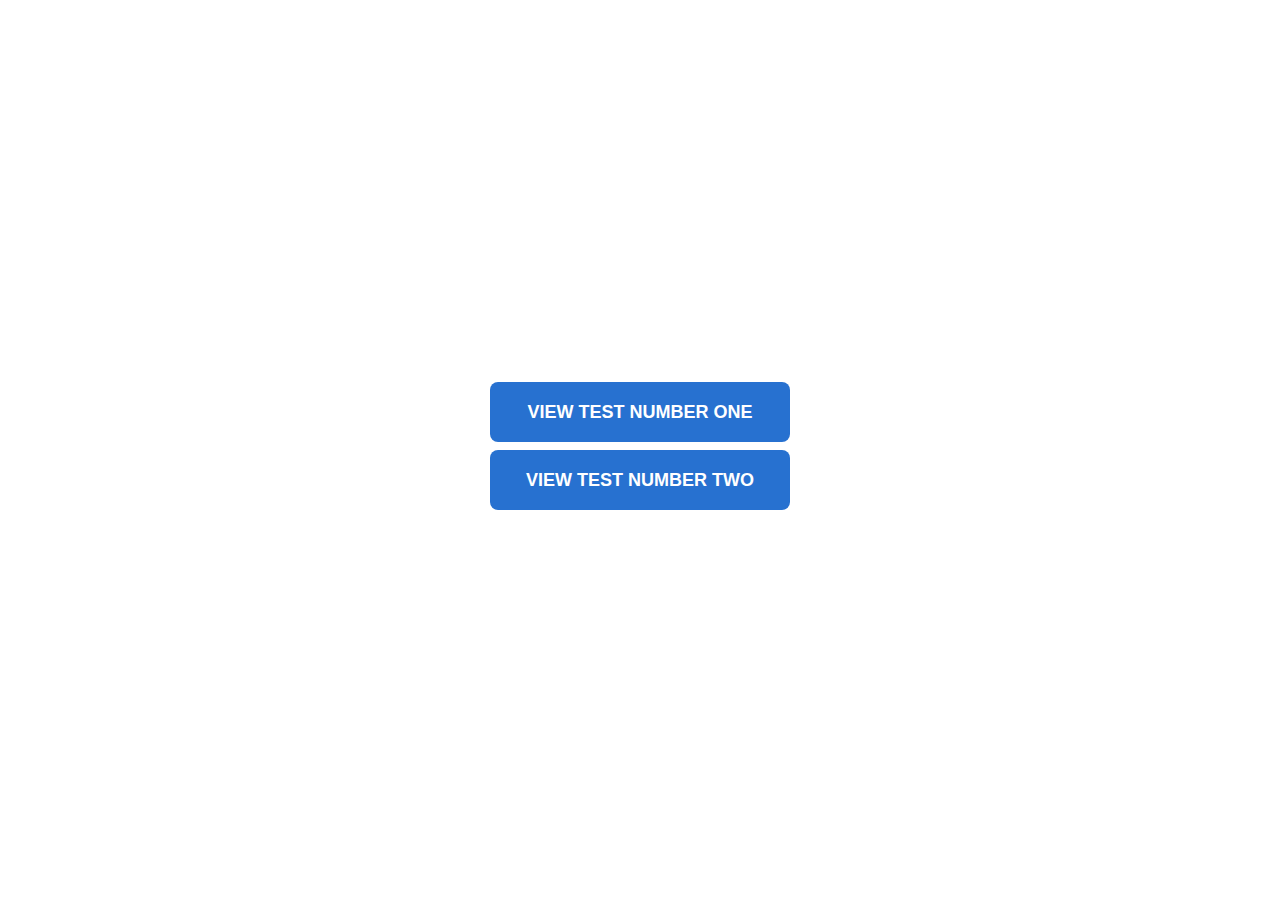
<file: index.html>
<html lang="en-US">
    <head>
        <meta charset="utf-8" />
        <meta name="viewport" content="width=device-width" />

        <title>Sesimi Front End Skills Assessment</title>
        <link rel="preconnect" href="https://fonts.googleapis.com" />
        <link rel="preconnect" href="https://fonts.gstatic.com" crossorigin />
        <link
            href="https://fonts.googleapis.com/css2?family=Montserrat:wght@400;600;700&display=swap"
            rel="stylesheet"
        />
        <link rel="stylesheet" href="assets/css/style.css" />
    </head>

    <body>
        <section class="menu">
            <a href="pages/test-one.html" class="primary-button">View Test Number One</a>
            <a href="pages/test-two.html" class="primary-button">View Test Number Two</a>
        </section>
    </body>
</html>
</file>
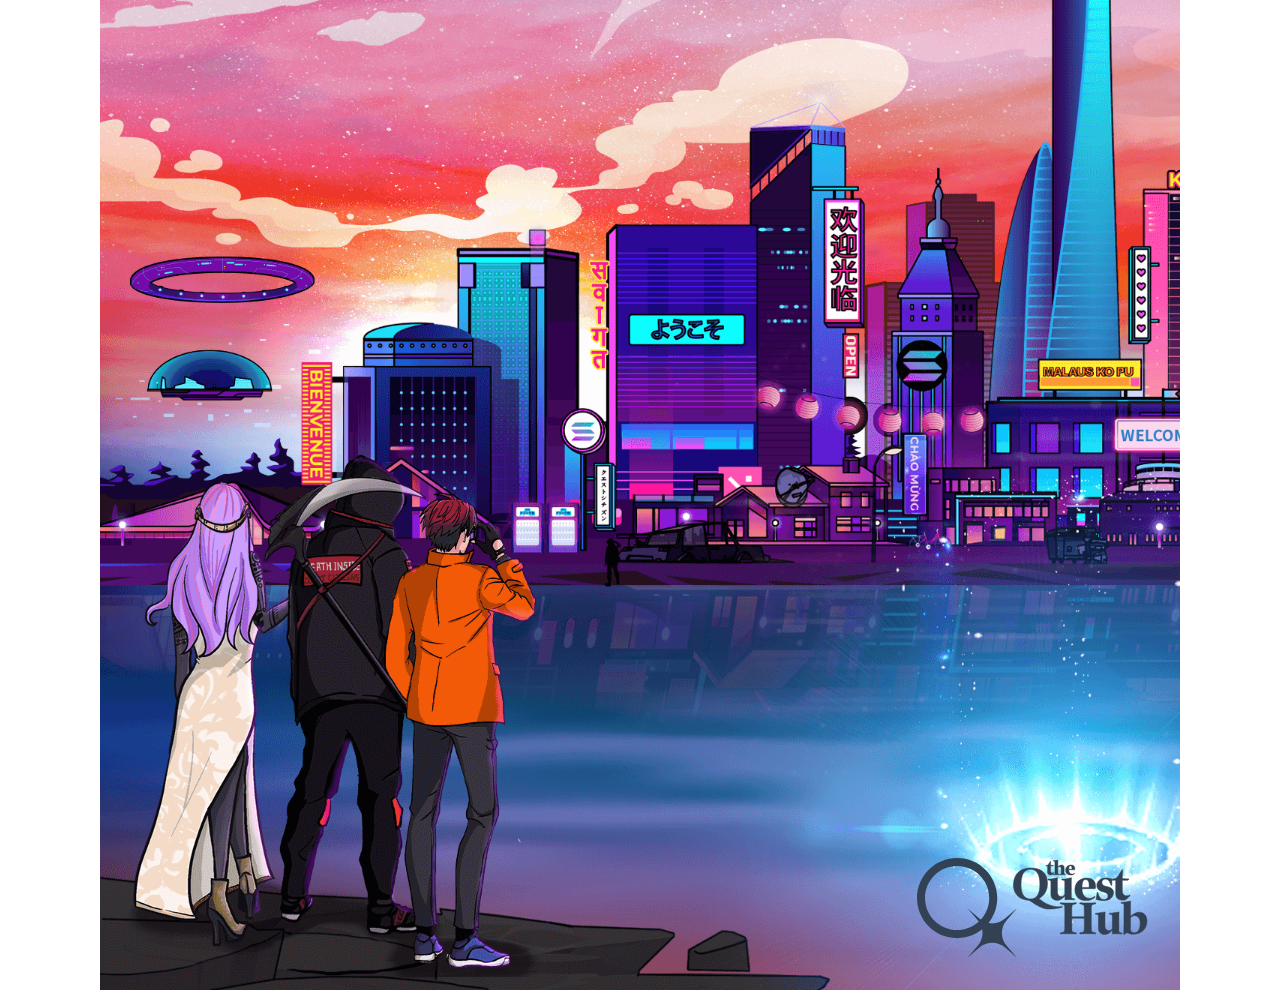
<file: pages/test-one.html>
<html lang="en-US">
    <head>
        <meta charset="utf-8" />
        <meta name="viewport" content="width=device-width" />

        <title>Sesimi Front End Skills Assessment</title>
        <link rel="preconnect" href="https://fonts.googleapis.com" />
        <link rel="preconnect" href="https://fonts.gstatic.com" crossorigin />
        <link
            href="https://fonts.googleapis.com/css2?family=Montserrat:wght@400;600;700&display=swap"
            rel="stylesheet"
        />
        <link rel="stylesheet" href="../assets/css/style.css" />
    </head>

    <body>
        <section class="test-one">
            <div class="content">
                <img src="../assets/img/quest-citizen.png" class="image" alt="Quest Citizen background" />
                <img src="../assets/img/logo-dark.svg" class="logo" alt="Quest Citizen logo" />
            </div>
        </section>
    </body>
</html>
</file>
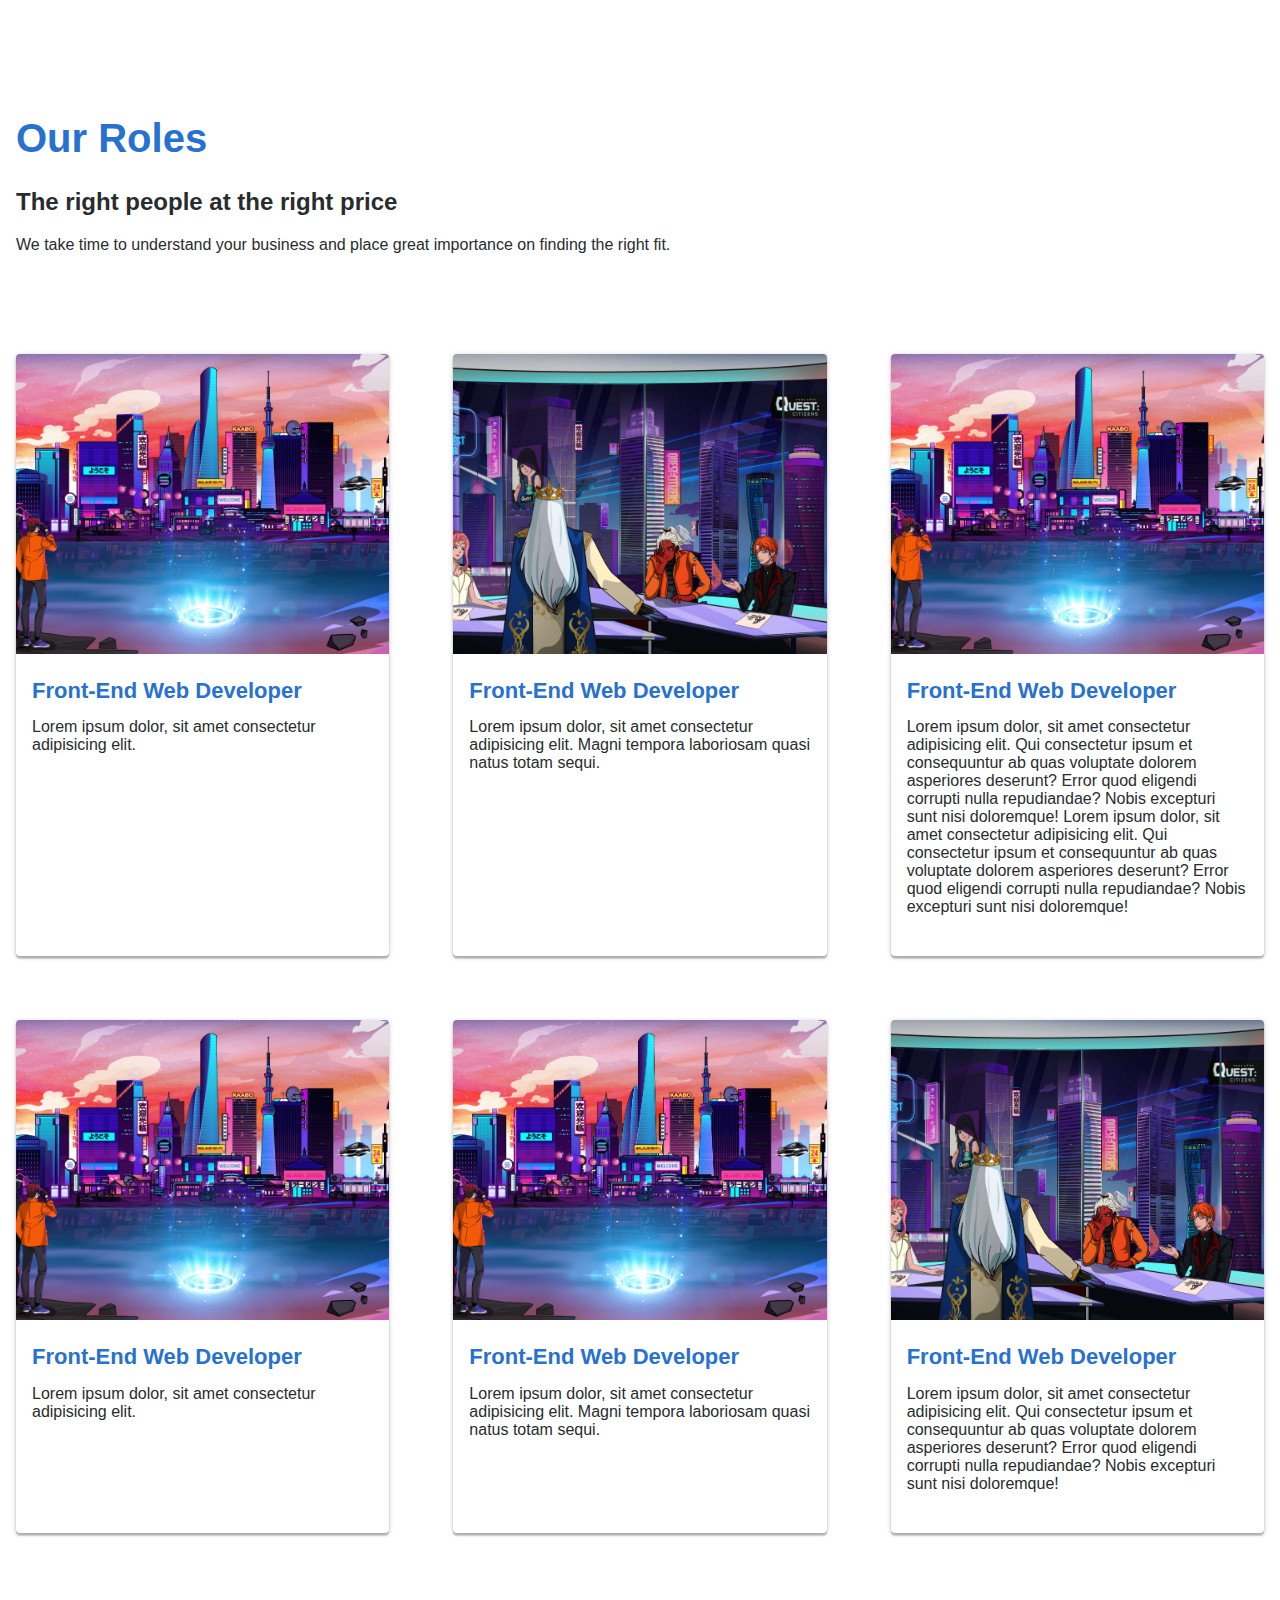
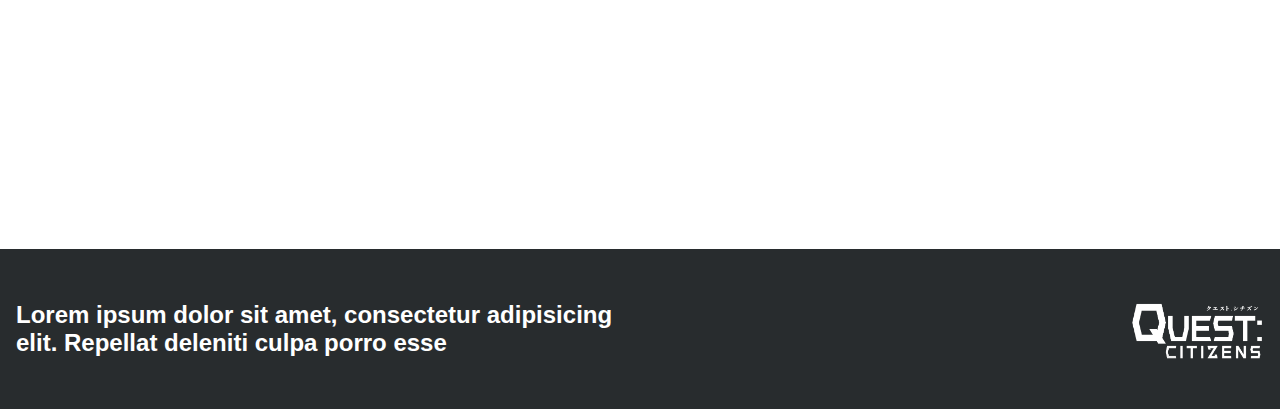
<file: pages/test-two.html>
<html lang="en-US">
    <head>
        <meta charset="utf-8" />
        <meta name="viewport" content="width=device-width" />

        <title>Sesimi Front End Skills Assessment</title>
        <link rel="preconnect" href="https://fonts.googleapis.com" />
        <link rel="preconnect" href="https://fonts.gstatic.com" crossorigin />
        <link
            href="https://fonts.googleapis.com/css2?family=Montserrat:wght@400;600;700&display=swap"
            rel="stylesheet"
        />
        <link rel="stylesheet" href="../assets/css/style.css" />
    </head>

    <body>
        <section class="test-two">
            <div class="container">
                <h1 class="title">Our Roles</h1>
                <h2 class="subtitle">The right people at the right price</h2>
                <p>We take time to understand your business and place great importance on finding the right fit.</p>
                <div class="cards">
                    <div class="card">
                        <img src="../assets/img/quest-citizen.png" class="image" alt="TheQuestHub" />
                        <div class="body">
                            <h1 class="title">Front-End Web Developer</h1>
                            <p>Lorem ipsum dolor, sit amet consectetur adipisicing elit.</p>
                        </div>
                    </div>
                    <div class="card">
                        <img src="../assets/img/quest-citizens-2.jpg" class="image" alt="TheQuestHub" />
                        <div class="body">
                            <h1 class="title">Front-End Web Developer</h1>
                            <p>
                                Lorem ipsum dolor, sit amet consectetur adipisicing elit. Magni tempora laboriosam quasi
                                natus totam sequi.
                            </p>
                        </div>
                    </div>
                    <div class="card">
                        <img src="../assets/img/quest-citizen.png" class="image" alt="TheQuestHub" />
                        <div class="body">
                            <h1 class="title">Front-End Web Developer</h1>
                            <p>
                                Lorem ipsum dolor, sit amet consectetur adipisicing elit. Qui consectetur ipsum et
                                consequuntur ab quas voluptate dolorem asperiores deserunt? Error quod eligendi corrupti
                                nulla repudiandae? Nobis excepturi sunt nisi doloremque! Lorem ipsum dolor, sit amet
                                consectetur adipisicing elit. Qui consectetur ipsum et consequuntur ab quas voluptate
                                dolorem asperiores deserunt? Error quod eligendi corrupti nulla repudiandae? Nobis
                                excepturi sunt nisi doloremque!
                            </p>
                        </div>
                    </div>
                    <div class="card">
                        <img src="../assets/img/quest-citizen.png" class="image" alt="TheQuestHub" />
                        <div class="body">
                            <h1 class="title">Front-End Web Developer</h1>
                            <p>Lorem ipsum dolor, sit amet consectetur adipisicing elit.</p>
                        </div>
                    </div>
                    <div class="card">
                        <img src="../assets/img/quest-citizen.png" class="image" alt="TheQuestHub" />
                        <div class="body">
                            <h1 class="title">Front-End Web Developer</h1>
                            <p>
                                Lorem ipsum dolor, sit amet consectetur adipisicing elit. Magni tempora laboriosam quasi
                                natus totam sequi.
                            </p>
                        </div>
                    </div>
                    <div class="card">
                        <img src="../assets/img/quest-citizens-2.jpg" class="image" alt="TheQuestHub" />
                        <div class="body">
                            <h1 class="title">Front-End Web Developer</h1>
                            <p>
                                Lorem ipsum dolor, sit amet consectetur adipisicing elit. Qui consectetur ipsum et
                                consequuntur ab quas voluptate dolorem asperiores deserunt? Error quod eligendi corrupti
                                nulla repudiandae? Nobis excepturi sunt nisi doloremque!
                            </p>
                        </div>
                    </div>
                </div>
            </div>
        </section>
    </body>
    <footer>
        <div class="container">
            <h2>Lorem ipsum dolor sit amet, consectetur adipisicing elit. Repellat deleniti culpa porro esse</h2>
            <img src="../assets/img/logo-light.png" class="logo" alt="Quest Citizen logo" />
        </div>
    </footer>
</html>
</file>
<file: assets/css/style.css>
* {
  font-family: "Montserrats", sans-serif;
  box-sizing: border-box;
}

body {
  margin: 0;
}

h1,
h2,
h3,
h4,
h5,
h6 {
  color: #2771d0;
}

p,
span,
a {
  color: #282c2e;
}

.primary-button {
  color: #fff;
  background-color: #2771d0;
  text-decoration: none;
  padding: 0 24px;
  border-radius: 8px;
  transition: 0.2s;
  font-size: 18px;
  font-weight: 600;
  text-transform: uppercase;
  display: flex;
  align-items: center;
  justify-content: center;
  height: 50px;
}
.primary-button:hover {
  background-color: #1f5aa5;
}

.container {
  max-width: 1440px;
  margin: auto;
  padding: 16px;
}

footer {
  margin-top: 200px;
  background-color: #282c2e;
  padding: 16px 0;
}
footer .container {
  display: flex;
  justify-content: space-between;
  align-items: center;
}
footer .container h2 {
  color: #fff;
  max-width: 600px;
}
footer .container .logo {
  height: 60px;
}

.menu {
  display: flex;
  flex-direction: column;
  justify-content: center;
  align-items: center;
  height: 100vh;
  width: 100%;
}
.menu .primary-button {
  margin-bottom: 8px;
  width: 300px;
  height: 60px;
}

.test-one {
  display: flex;
  justify-content: center;
  align-items: center;
  height: 100vh;
}
.test-one .content {
  height: 1080px;
  width: 1080px;
  position: relative;
}
@media only screen and (max-width: 991px) {
  .test-one .content {
    height: 100%;
    width: 100%;
  }
}
.test-one .content .image {
  height: 100%;
  width: 100%;
  object-fit: cover;
  object-position: left;
}
.test-one .content .logo {
  height: 100px;
  position: absolute;
  bottom: 32px;
  right: 32px;
}

.test-two {
  padding: 100px 0;
}
@media only screen and (max-width: 575px) {
  .test-two {
    padding: 40px 0;
  }
}
.test-two .title {
  font-size: 40px;
  font-weight: 700;
  margin-top: 0;
}
.test-two .subtitle {
  color: #282c2e;
}
.test-two .cards {
  margin-top: 100px;
  display: grid;
  grid-template-columns: repeat(auto-fit, minmax(350px, 1fr));
  column-gap: 64px;
  row-gap: 64px;
}
@media only screen and (max-width: 767px) {
  .test-two .cards {
    column-gap: 32px;
    row-gap: 32px;
  }
}
@media only screen and (max-width: 575px) {
  .test-two .cards {
    margin-top: 40px;
  }
}
@media only screen and (max-width: 479px) {
  .test-two .cards {
    column-gap: 16px;
    grid-template-columns: repeat(auto-fit, minmax(300px, 1fr));
  }
}
.test-two .cards .card {
  height: 100%;
  box-shadow: 0px 2px 2px rgba(0, 0, 0, 0.14), 0px 3px 1px rgba(0, 0, 0, 0.12), 0px 1px 5px rgba(0, 0, 0, 0.2);
  border-radius: 4px;
  overflow: hidden;
  display: flex;
  flex-direction: column;
}
.test-two .cards .card .image {
  min-height: 300px;
  width: 100%;
  object-fit: cover;
}
.test-two .cards .card .body {
  padding: 24px 16px;
  height: 100%;
}
.test-two .cards .card .body .title {
  font-size: 22px;
}
.test-two .cards .card .body p {
  margin: 0;
  margin-bottom: 16px;
}

/*# sourceMappingURL=style.css.map */
</file>
